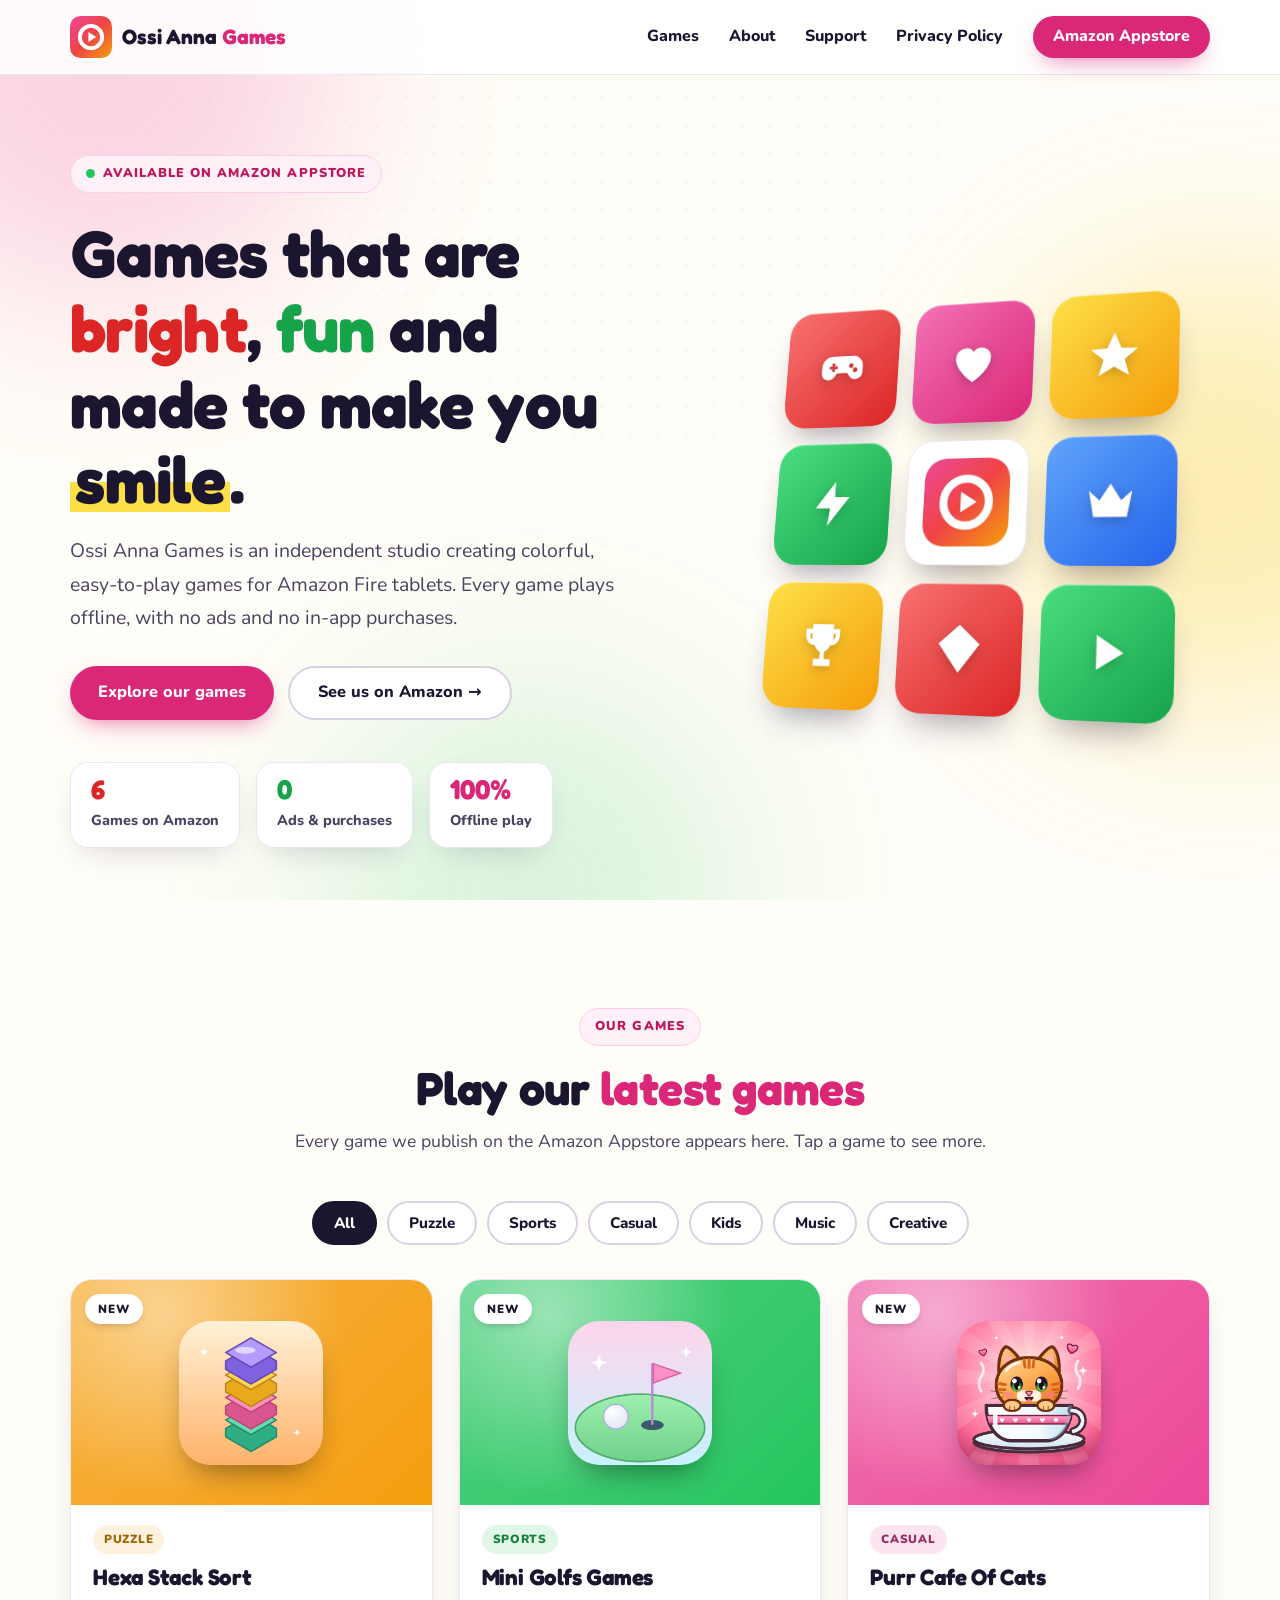
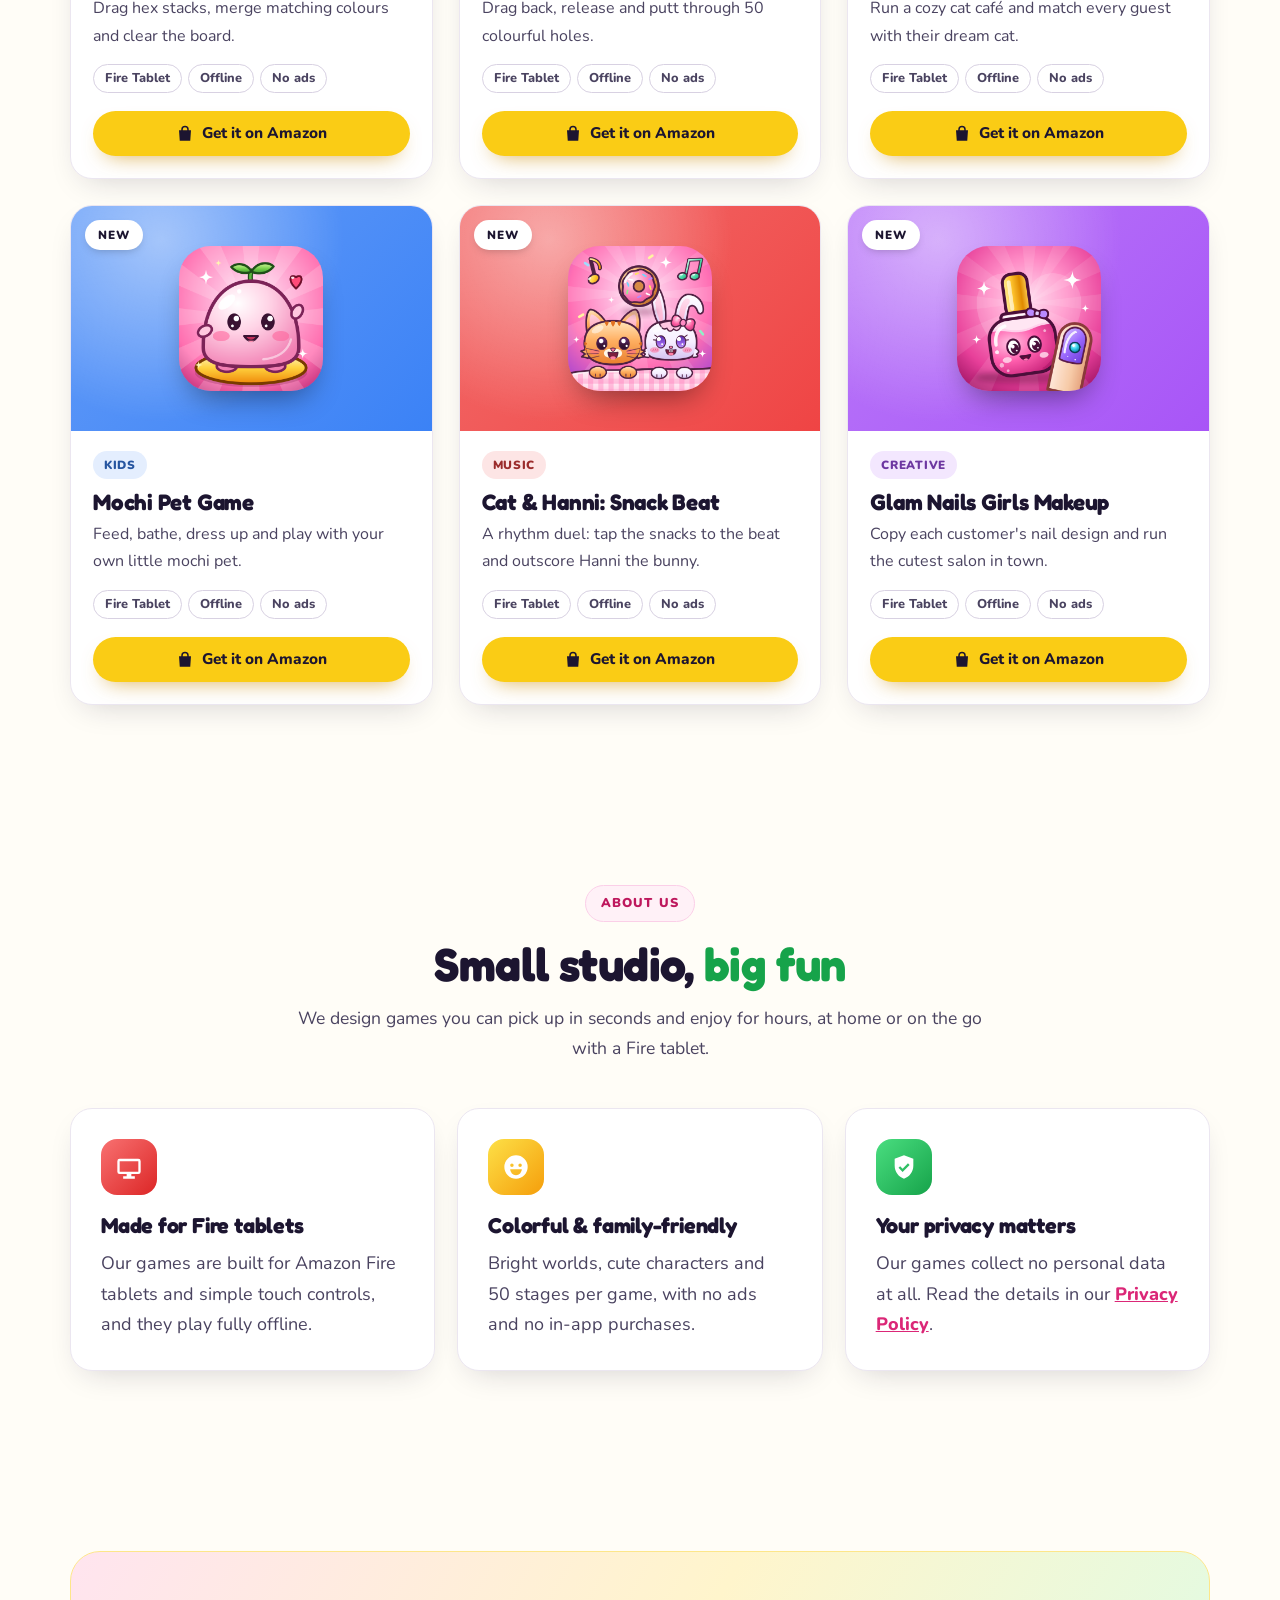
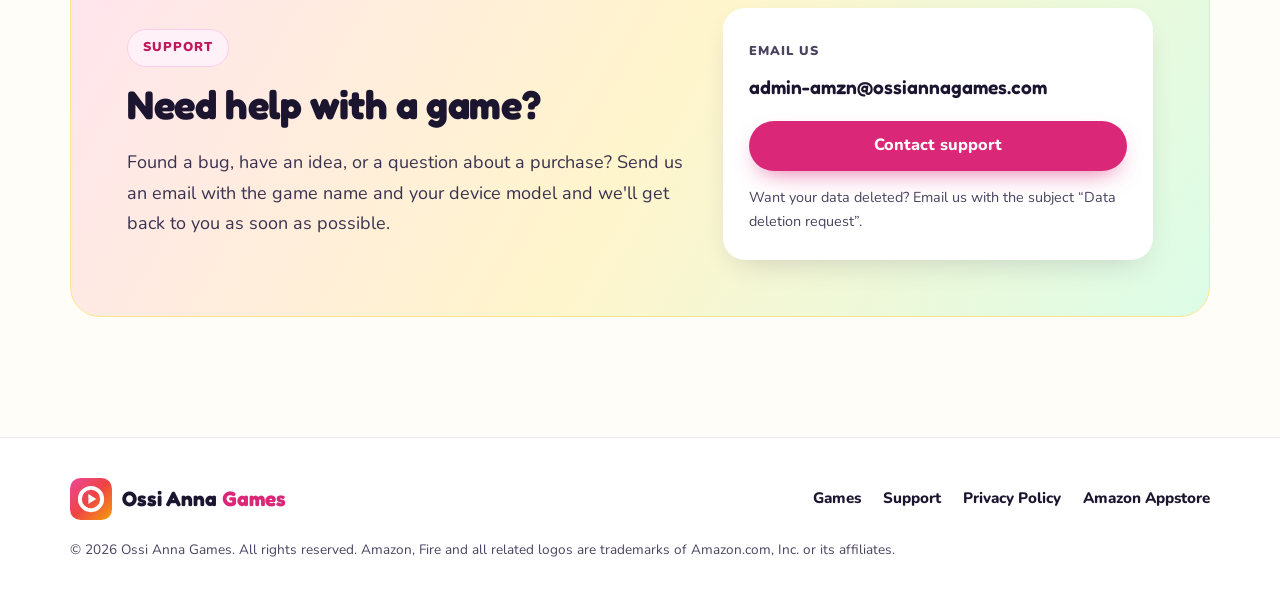
<file: index.html>
<!doctype html>
<html lang="en">
<head>
  <meta charset="utf-8">
  <meta name="viewport" content="width=device-width, initial-scale=1">
  <title>Ossi Anna Games — Colorful games for Amazon Fire devices</title>
  <meta name="description" content="Ossi Anna Games is an independent game studio publishing bright, fun and easy-to-play games on the Amazon Appstore for Fire tablets. Offline, no ads, no in-app purchases.">
  <meta name="theme-color" content="#ffffff">
  <link rel="canonical" href="https://ossiannagames.com/">
  <link rel="icon" href="assets/img/logo.svg" type="image/svg+xml">
  <meta property="og:type" content="website">
  <meta property="og:site_name" content="Ossi Anna Games">
  <meta property="og:title" content="Ossi Anna Games">
  <meta property="og:description" content="Bright, fun and easy-to-play games on the Amazon Appstore.">
  <meta property="og:url" content="https://ossiannagames.com/">
  <link rel="preconnect" href="https://fonts.googleapis.com">
  <link rel="preconnect" href="https://fonts.gstatic.com" crossorigin>
  <link href="https://fonts.googleapis.com/css2?family=Fredoka:wght@500;600;700&family=Nunito:wght@400;600;700;800;900&display=swap" rel="stylesheet">
  <link rel="stylesheet" href="assets/css/style.css">
</head>
<body>
  <div class="bg-fx" aria-hidden="true">
    <span class="blob b1"></span><span class="blob b2"></span><span class="blob b3"></span>
    <div class="grid-fx"></div>
  </div>

  <header class="site-header">
    <div class="container nav">
      <a class="brand" href="index.html" aria-label="Ossi Anna Games home">
        <img src="assets/img/logo.svg" alt="" width="40" height="40">
        <span>Ossi Anna <b>Games</b></span>
      </a>
      <button class="nav-toggle" type="button" aria-label="Menu" aria-expanded="false"><span></span><span></span><span></span></button>
      <nav class="nav-links" aria-label="Main">
        <a href="#games">Games</a>
        <a href="#about">About</a>
        <a href="#support">Support</a>
        <a href="privacy-policy.html">Privacy Policy</a>
        <a class="btn btn-grad btn-sm" data-amazon-store href="https://www.amazon.com/appstore" target="_blank" rel="noopener">Amazon Appstore</a>
      </nav>
    </div>
  </header>

  <main>
    <!-- HERO -->
    <section class="hero">
      <div class="container hero-grid">
        <div class="hero-copy">
          <span class="eyebrow"><span class="dot"></span> Available on Amazon Appstore</span>
          <h1>Games that are <span class="c-red">bright</span>, <span class="c-green">fun</span> and made to make you <span class="marker">smile</span>.</h1>
          <p class="lead">Ossi Anna Games is an independent studio creating colorful, easy-to-play games for Amazon Fire tablets. Every game plays offline, with no ads and no in-app purchases.</p>
          <div class="hero-cta">
            <a href="#games" class="btn btn-grad">Explore our games</a>
            <a href="https://www.amazon.com/appstore" data-amazon-store class="btn btn-ghost" target="_blank" rel="noopener">See us on Amazon &rarr;</a>
          </div>
          <ul class="stats">
            <li><strong data-stat="games">Soon</strong><span>Games on Amazon</span></li>
            <li><strong>0</strong><span>Ads &amp; purchases</span></li>
            <li><strong>100%</strong><span>Offline play</span></li>
          </ul>
        </div>

        <div class="hero-art" aria-hidden="true">
          <div class="tiles">
            <div class="tile"><svg viewBox="0 0 24 24"><path fill-rule="evenodd" d="M7 6h10a5 5 0 0 1 5 5v2.5a3.5 3.5 0 0 1-6.3 2.1L14.5 14h-5l-1.2 1.6A3.5 3.5 0 0 1 2 13.5V11a5 5 0 0 1 5-5zm0 3.2v1.3H5.7v1.4H7v1.3h1.4v-1.3h1.3v-1.4H8.4V9.2H7zm9.3.3a1.1 1.1 0 1 0 0 2.2 1.1 1.1 0 0 0 0-2.2zm2 2a1.1 1.1 0 1 0 0 2.2 1.1 1.1 0 0 0 0-2.2z"/></svg></div>
            <div class="tile"><svg viewBox="0 0 24 24"><path d="M12 21s-8-5.3-8-11a4.5 4.5 0 0 1 8-2.8A4.5 4.5 0 0 1 20 10c0 5.7-8 11-8 11z"/></svg></div>
            <div class="tile"><svg viewBox="0 0 24 24"><polygon points="12,2 15,9 22,9.3 16.5,14 18.5,21 12,17 5.5,21 7.5,14 2,9.3 9,9"/></svg></div>
            <div class="tile"><svg viewBox="0 0 24 24"><polygon points="13,2 4,14 11,14 10,22 20,9 13,9"/></svg></div>
            <div class="tile"><img src="assets/img/logo.svg" alt=""></div>
            <div class="tile"><svg viewBox="0 0 24 24"><polygon points="3,8 7.5,12 12,5 16.5,12 21,8 19,19 5,19"/></svg></div>
            <div class="tile"><svg viewBox="0 0 24 24"><path d="M7 3h10v2h3v3a4 4 0 0 1-4 4h-.3A5 5 0 0 1 13 14.9V18h3v3H8v-3h3v-3.1A5 5 0 0 1 8.3 12H8a4 4 0 0 1-4-4V5h3V3zm-1 4v1a2 2 0 0 0 1 1.7V7H6zm11 0v2.7A2 2 0 0 0 18 8V7h-1z"/></svg></div>
            <div class="tile"><svg viewBox="0 0 24 24"><polygon points="12,2 21,10 12,22 3,10"/></svg></div>
            <div class="tile"><svg viewBox="0 0 24 24"><polygon points="8,5 19,12 8,19"/></svg></div>
          </div>
        </div>
      </div>
    </section>

    <!-- GAMES -->
    <section id="games" class="section">
      <div class="container">
        <div class="section-head reveal">
          <span class="eyebrow">Our games</span>
          <h2>Play our <span class="c-pink">latest games</span></h2>
          <p>Every game we publish on the Amazon Appstore appears here. Tap a game to see more.</p>
        </div>
        <div class="filters" id="filters"></div>
        <div class="games-grid" id="games-grid"></div>
        <p class="empty-note" id="games-empty" hidden>Our first games are on their way to the Amazon Appstore. Check back soon!</p>
      </div>
    </section>

    <!-- ABOUT -->
    <section id="about" class="section">
      <div class="container">
        <div class="section-head reveal">
          <span class="eyebrow">About us</span>
          <h2>Small studio, <span class="c-green">big fun</span></h2>
          <p>We design games you can pick up in seconds and enjoy for hours, at home or on the go with a Fire tablet.</p>
        </div>
        <div class="features">
          <div class="feature reveal">
            <div class="ic ic-red"><svg viewBox="0 0 24 24"><path d="M4 5h16a2 2 0 0 1 2 2v9a2 2 0 0 1-2 2h-6v2h3v2H7v-2h3v-2H4a2 2 0 0 1-2-2V7a2 2 0 0 1 2-2zm0 2v9h16V7H4z"/></svg></div>
            <h3>Made for Fire tablets</h3>
            <p>Our games are built for Amazon Fire tablets and simple touch controls, and they play fully offline.</p>
          </div>
          <div class="feature reveal">
            <div class="ic ic-yellow"><svg viewBox="0 0 24 24"><path d="M12 2a10 10 0 1 0 0 20 10 10 0 0 0 0-20zm-3.5 7a1.5 1.5 0 1 1 0 3 1.5 1.5 0 0 1 0-3zm7 0a1.5 1.5 0 1 1 0 3 1.5 1.5 0 0 1 0-3zM7 14h10a5 5 0 0 1-10 0z"/></svg></div>
            <h3>Colorful &amp; family-friendly</h3>
            <p>Bright worlds, cute characters and 50 stages per game, with no ads and no in-app purchases.</p>
          </div>
          <div class="feature reveal">
            <div class="ic ic-green"><svg viewBox="0 0 24 24"><path d="M12 2 4 5v6c0 5 3.4 9.7 8 11 4.6-1.3 8-6 8-11V5l-8-3zm-1.2 14.2-3.5-3.5 1.4-1.4 2.1 2.1 4.6-4.6 1.4 1.4-6 6z"/></svg></div>
            <h3>Your privacy matters</h3>
            <p>Our games collect no personal data at all. Read the details in our <a href="privacy-policy.html">Privacy Policy</a>.</p>
          </div>
        </div>
      </div>
    </section>

    <!-- SUPPORT -->
    <section id="support" class="section">
      <div class="container">
        <div class="support-box reveal">
          <div>
            <span class="eyebrow">Support</span>
            <h2>Need help with a game?</h2>
            <p>Found a bug, have an idea, or a question about a purchase? Send us an email with the game name and your device model and we'll get back to you as soon as possible.</p>
          </div>
          <div class="contact-card">
            <span class="label">Email us</span>
            <a class="email" data-email href="mailto:admin-amzn@ossiannagames.com">admin-amzn@ossiannagames.com</a>
            <a class="btn btn-grad" data-mailto="Support request" href="mailto:admin-amzn@ossiannagames.com">Contact support</a>
            <small>Want your data deleted? Email us with the subject “Data deletion request”.</small>
          </div>
        </div>
      </div>
    </section>
  </main>

  <footer class="site-footer">
    <div class="container">
      <div class="footer-grid">
        <a class="brand" href="index.html"><img src="assets/img/logo.svg" alt="" width="32" height="32"><span>Ossi Anna <b>Games</b></span></a>
        <nav class="footer-links" aria-label="Footer">
          <a href="#games">Games</a>
          <a href="#support">Support</a>
          <a href="privacy-policy.html">Privacy Policy</a>
          <a data-amazon-store href="https://www.amazon.com/appstore" target="_blank" rel="noopener">Amazon Appstore</a>
        </nav>
      </div>
      <p class="footer-note">&copy; <span data-year>2026</span> Ossi Anna Games. All rights reserved. Amazon, Fire and all related logos are trademarks of Amazon.com, Inc. or its affiliates.</p>
    </div>
  </footer>

  <dialog class="modal" id="game-modal" aria-label="Game details"><div class="modal-card"></div></dialog>

  <script src="assets/js/games.js"></script>
  <script src="assets/js/main.js"></script>
</body>
</html>
</file>
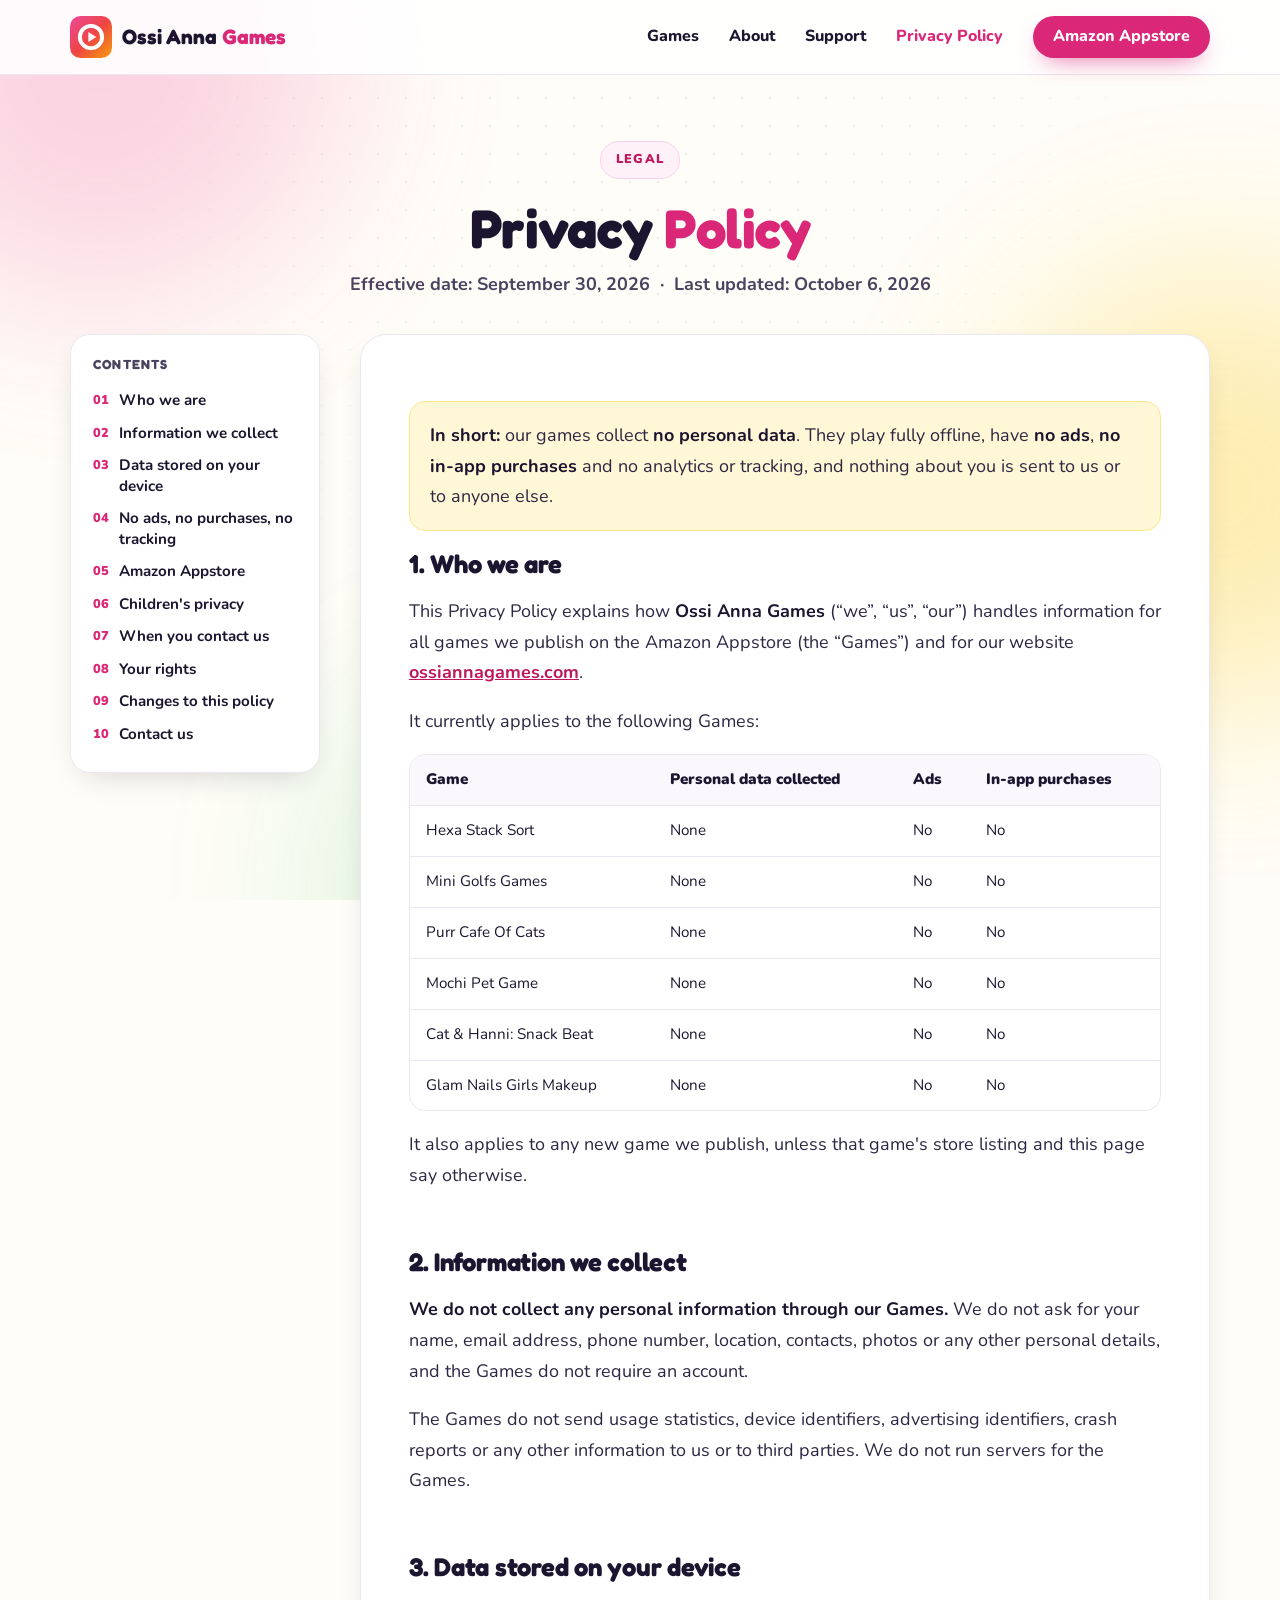
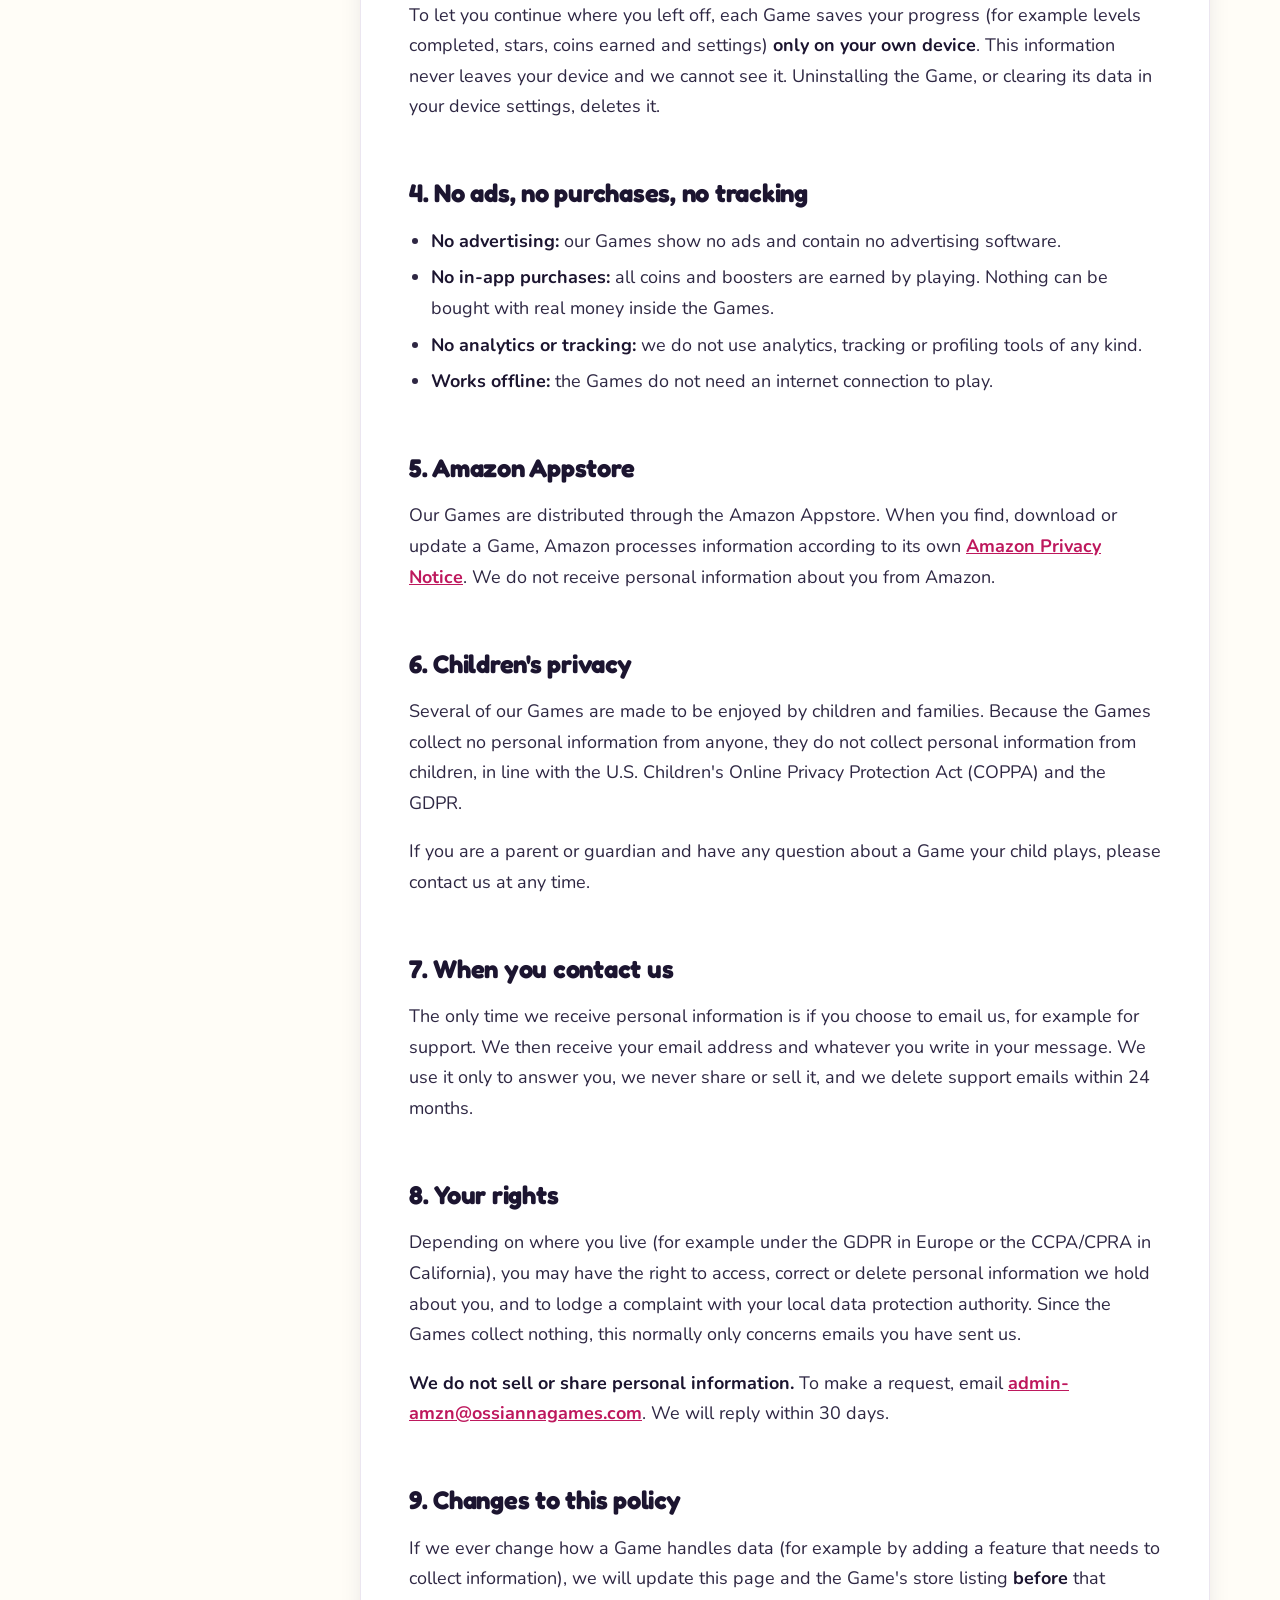
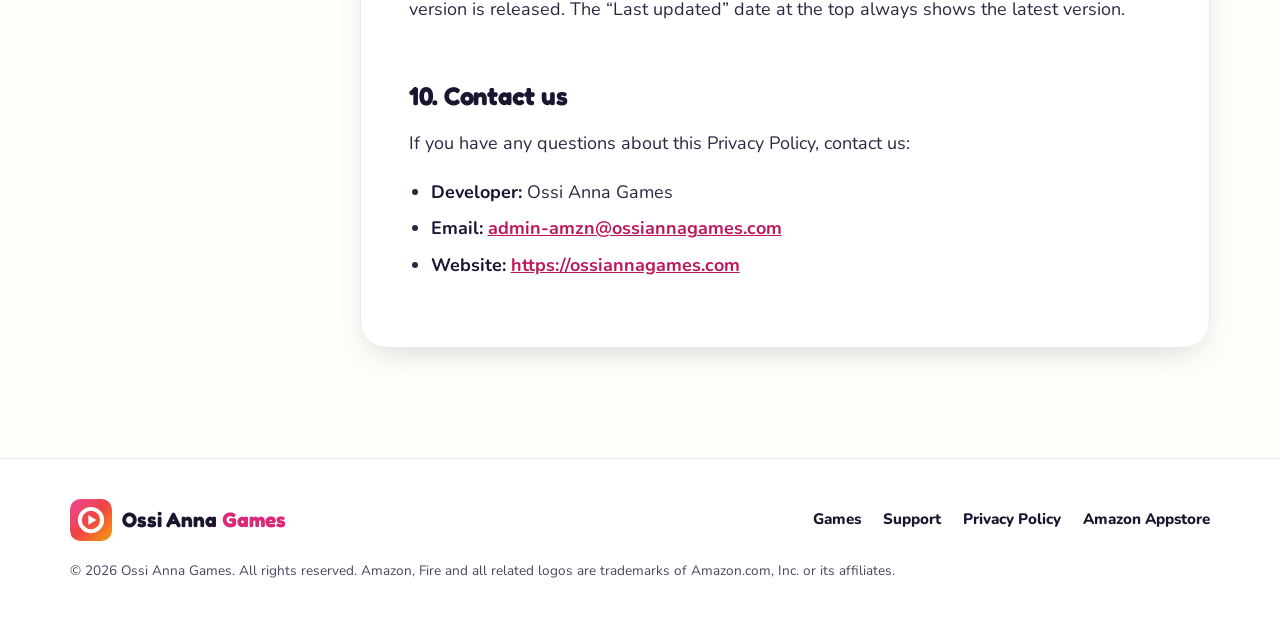
<file: privacy-policy.html>
<!doctype html>
<html lang="en">
<head>
  <meta charset="utf-8">
  <meta name="viewport" content="width=device-width, initial-scale=1">
  <title>Privacy Policy — Ossi Anna Games</title>
  <meta name="description" content="Privacy Policy for all games and apps published by Ossi Anna Games on the Amazon Appstore.">
  <meta name="theme-color" content="#ffffff">
  <link rel="canonical" href="https://ossiannagames.com/privacy-policy.html">
  <link rel="icon" href="assets/img/logo.svg" type="image/svg+xml">
  <link rel="preconnect" href="https://fonts.googleapis.com">
  <link rel="preconnect" href="https://fonts.gstatic.com" crossorigin>
  <link href="https://fonts.googleapis.com/css2?family=Fredoka:wght@500;600;700&family=Nunito:wght@400;600;700;800;900&display=swap" rel="stylesheet">
  <link rel="stylesheet" href="assets/css/style.css">
</head>
<body>
  <div class="bg-fx" aria-hidden="true">
    <span class="blob b1"></span><span class="blob b2"></span><span class="blob b3"></span>
    <div class="grid-fx"></div>
  </div>

  <header class="site-header">
    <div class="container nav">
      <a class="brand" href="index.html" aria-label="Ossi Anna Games home">
        <img src="assets/img/logo.svg" alt="" width="40" height="40">
        <span>Ossi Anna <b>Games</b></span>
      </a>
      <button class="nav-toggle" type="button" aria-label="Menu" aria-expanded="false"><span></span><span></span><span></span></button>
      <nav class="nav-links" aria-label="Main">
        <a href="index.html#games">Games</a>
        <a href="index.html#about">About</a>
        <a href="index.html#support">Support</a>
        <a href="privacy-policy.html" aria-current="page">Privacy Policy</a>
        <a class="btn btn-grad btn-sm" data-amazon-store href="https://www.amazon.com/appstore" target="_blank" rel="noopener">Amazon Appstore</a>
      </nav>
    </div>
  </header>

  <main>
    <section class="page-hero">
      <div class="container">
        <span class="eyebrow">Legal</span>
        <h1>Privacy <span class="c-pink">Policy</span></h1>
        <p>Effective date: September 30, 2026 &nbsp;·&nbsp; Last updated: October 6, 2026</p>
      </div>
    </section>

    <div class="container policy-layout">
      <aside class="toc" aria-label="Contents">
        <h4>Contents</h4>
        <ol>
          <li><a href="#intro">Who we are</a></li>
          <li><a href="#collect">Information we collect</a></li>
          <li><a href="#device">Data stored on your device</a></li>
          <li><a href="#ads">No ads, no purchases, no tracking</a></li>
          <li><a href="#amazon">Amazon Appstore</a></li>
          <li><a href="#children">Children's privacy</a></li>
          <li><a href="#support">When you contact us</a></li>
          <li><a href="#rights">Your rights</a></li>
          <li><a href="#changes">Changes to this policy</a></li>
          <li><a href="#contact">Contact us</a></li>
        </ol>
      </aside>

      <article class="policy">
        <div class="callout">
          <p><strong>In short:</strong> our games collect <strong>no personal data</strong>. They play fully offline, have <strong>no ads</strong>, <strong>no in-app purchases</strong> and no analytics or tracking, and nothing about you is sent to us or to anyone else.</p>
        </div>

        <h2 id="intro">1. Who we are</h2>
        <p>This Privacy Policy explains how <strong>Ossi Anna Games</strong> (“we”, “us”, “our”) handles information for all games we publish on the Amazon Appstore (the “Games”) and for our website <a href="https://ossiannagames.com">ossiannagames.com</a>.</p>
        <p>It currently applies to the following Games:</p>
        <div class="table-wrap">
          <table>
            <thead><tr><th>Game</th><th>Personal data collected</th><th>Ads</th><th>In-app purchases</th></tr></thead>
            <tbody>
              <tr><td>Hexa Stack Sort</td><td>None</td><td>No</td><td>No</td></tr>
              <tr><td>Mini Golfs Games</td><td>None</td><td>No</td><td>No</td></tr>
              <tr><td>Purr Cafe Of Cats</td><td>None</td><td>No</td><td>No</td></tr>
              <tr><td>Mochi Pet Game</td><td>None</td><td>No</td><td>No</td></tr>
              <tr><td>Cat &amp; Hanni: Snack Beat</td><td>None</td><td>No</td><td>No</td></tr>
              <tr><td>Glam Nails Girls Makeup</td><td>None</td><td>No</td><td>No</td></tr>
            </tbody>
          </table>
        </div>
        <p>It also applies to any new game we publish, unless that game's store listing and this page say otherwise.</p>

        <h2 id="collect">2. Information we collect</h2>
        <p><strong>We do not collect any personal information through our Games.</strong> We do not ask for your name, email address, phone number, location, contacts, photos or any other personal details, and the Games do not require an account.</p>
        <p>The Games do not send usage statistics, device identifiers, advertising identifiers, crash reports or any other information to us or to third parties. We do not run servers for the Games.</p>

        <h2 id="device">3. Data stored on your device</h2>
        <p>To let you continue where you left off, each Game saves your progress (for example levels completed, stars, coins earned and settings) <strong>only on your own device</strong>. This information never leaves your device and we cannot see it. Uninstalling the Game, or clearing its data in your device settings, deletes it.</p>

        <h2 id="ads">4. No ads, no purchases, no tracking</h2>
        <ul>
          <li><strong>No advertising:</strong> our Games show no ads and contain no advertising software.</li>
          <li><strong>No in-app purchases:</strong> all coins and boosters are earned by playing. Nothing can be bought with real money inside the Games.</li>
          <li><strong>No analytics or tracking:</strong> we do not use analytics, tracking or profiling tools of any kind.</li>
          <li><strong>Works offline:</strong> the Games do not need an internet connection to play.</li>
        </ul>

        <h2 id="amazon">5. Amazon Appstore</h2>
        <p>Our Games are distributed through the Amazon Appstore. When you find, download or update a Game, Amazon processes information according to its own <a href="https://www.amazon.com/privacy" target="_blank" rel="noopener">Amazon Privacy Notice</a>. We do not receive personal information about you from Amazon.</p>

        <h2 id="children">6. Children's privacy</h2>
        <p>Several of our Games are made to be enjoyed by children and families. Because the Games collect no personal information from anyone, they do not collect personal information from children, in line with the U.S. Children's Online Privacy Protection Act (COPPA) and the GDPR.</p>
        <p>If you are a parent or guardian and have any question about a Game your child plays, please contact us at any time.</p>

        <h2 id="support">7. When you contact us</h2>
        <p>The only time we receive personal information is if you choose to email us, for example for support. We then receive your email address and whatever you write in your message. We use it only to answer you, we never share or sell it, and we delete support emails within 24 months.</p>

        <h2 id="rights">8. Your rights</h2>
        <p>Depending on where you live (for example under the GDPR in Europe or the CCPA/CPRA in California), you may have the right to access, correct or delete personal information we hold about you, and to lodge a complaint with your local data protection authority. Since the Games collect nothing, this normally only concerns emails you have sent us.</p>
        <p><strong>We do not sell or share personal information.</strong> To make a request, email <a data-email href="mailto:admin-amzn@ossiannagames.com">admin-amzn@ossiannagames.com</a>. We will reply within 30 days.</p>

        <h2 id="changes">9. Changes to this policy</h2>
        <p>If we ever change how a Game handles data (for example by adding a feature that needs to collect information), we will update this page and the Game's store listing <strong>before</strong> that version is released. The “Last updated” date at the top always shows the latest version.</p>

        <h2 id="contact">10. Contact us</h2>
        <p>If you have any questions about this Privacy Policy, contact us:</p>
        <ul>
          <li><strong>Developer:</strong> Ossi Anna Games</li>
          <li><strong>Email:</strong> <a data-email href="mailto:admin-amzn@ossiannagames.com">admin-amzn@ossiannagames.com</a></li>
          <li><strong>Website:</strong> <a href="https://ossiannagames.com">https://ossiannagames.com</a></li>
        </ul>
      </article>
    </div>
  </main>

  <footer class="site-footer">
    <div class="container">
      <div class="footer-grid">
        <a class="brand" href="index.html"><img src="assets/img/logo.svg" alt="" width="32" height="32"><span>Ossi Anna <b>Games</b></span></a>
        <nav class="footer-links" aria-label="Footer">
          <a href="index.html#games">Games</a>
          <a href="index.html#support">Support</a>
          <a href="privacy-policy.html">Privacy Policy</a>
          <a data-amazon-store href="https://www.amazon.com/appstore" target="_blank" rel="noopener">Amazon Appstore</a>
        </nav>
      </div>
      <p class="footer-note">&copy; <span data-year>2026</span> Ossi Anna Games. All rights reserved. Amazon, Fire and all related logos are trademarks of Amazon.com, Inc. or its affiliates.</p>
    </div>
  </footer>

  <script src="assets/js/games.js"></script>
  <script src="assets/js/main.js"></script>
</body>
</html>
</file>
<file: assets/css/style.css>
/* =========================================================
   Ossi Anna Games — main stylesheet (light, colorful theme)
   ========================================================= */
:root {
  --bg: #fffdf7;
  --surface: #ffffff;
  --line: #ebe6f0;
  --line-strong: #d8d1e2;
  --text: #1c1530;
  --muted: #4a4360;
  --red: #ef4444;
  --red-d: #dc2626;
  --yellow: #facc15;
  --orange: #f59e0b;
  --green: #22c55e;
  --green-d: #16a34a;
  --pink: #ec4899;
  --pink-d: #db2777;
  --blue: #3b82f6;
  --shadow: 0 12px 32px -14px rgba(28, 21, 48, .22);
  --radius: 22px;
  --maxw: 1180px;
}

*, *::before, *::after { box-sizing: border-box; }
html { scroll-behavior: smooth; -webkit-text-size-adjust: 100%; }
body {
  margin: 0;
  background: var(--bg);
  color: var(--text);
  font-family: "Nunito", system-ui, -apple-system, "Segoe UI", Roboto, sans-serif;
  font-size: 18px;
  line-height: 1.7;
  overflow-x: hidden;
}
img { max-width: 100%; display: block; }
a { color: inherit; }
h1, h2, h3, h4 {
  font-family: "Fredoka", "Nunito", sans-serif;
  line-height: 1.15;
  margin: 0 0 .5em;
  letter-spacing: -0.01em;
  color: var(--text);
}
.container { width: 100%; max-width: var(--maxw); margin: 0 auto; padding: 0 20px; }

/* colored words */
.c-red { color: var(--red-d); }
.c-green { color: var(--green-d); }
.c-pink { color: var(--pink-d); }
.c-blue { color: #2563eb; }
.marker {
  background: linear-gradient(transparent 55%, #fde047 55%, #fde047 92%, transparent 92%);
  padding: 0 .08em;
}

/* ---------- background effects ---------- */
.bg-fx { position: fixed; inset: 0; z-index: -1; overflow: hidden; pointer-events: none; }
.blob { position: absolute; border-radius: 50%; filter: blur(90px); opacity: .22; animation: drift 24s ease-in-out infinite alternate; }
.b1 { width: 480px; height: 480px; background: var(--pink); top: -180px; left: -140px; }
.b2 { width: 440px; height: 440px; background: var(--yellow); top: 30%; right: -160px; opacity: .3; animation-delay: -8s; }
.b3 { width: 420px; height: 420px; background: var(--green); bottom: -200px; left: 25%; opacity: .16; animation-delay: -16s; }
.grid-fx {
  position: absolute; inset: 0;
  background-image: radial-gradient(rgba(28, 21, 48, .07) 1.5px, transparent 1.5px);
  background-size: 28px 28px;
  -webkit-mask-image: radial-gradient(ellipse at 50% 0%, #000 20%, transparent 70%);
  mask-image: radial-gradient(ellipse at 50% 0%, #000 20%, transparent 70%);
}
@keyframes drift { to { transform: translate(60px, 40px) scale(1.1); } }

/* ---------- header ---------- */
.site-header {
  position: sticky; top: 0; z-index: 50;
  background: rgba(255, 255, 255, .88);
  -webkit-backdrop-filter: blur(12px);
  backdrop-filter: blur(12px);
  border-bottom: 1px solid var(--line);
}
.nav { display: flex; align-items: center; justify-content: space-between; height: 74px; }
.brand {
  display: flex; align-items: center; gap: 10px;
  text-decoration: none; font-family: "Fredoka", sans-serif; font-weight: 700; font-size: 1.3rem;
  white-space: nowrap; color: var(--text);
}
.brand img { width: 42px; height: 42px; }
.brand b { font-weight: 700; color: var(--pink-d); }
.nav-links { display: flex; align-items: center; gap: 30px; }
.nav-links a { text-decoration: none; color: var(--text); font-weight: 800; font-size: 1rem; transition: color .2s; }
.nav-links a:hover, .nav-links a[aria-current="page"] { color: var(--pink-d); }
.nav-links a.btn { color: #fff; }
.nav-toggle {
  display: none; flex-direction: column; justify-content: center; gap: 5px;
  width: 46px; height: 46px; padding: 0 12px; border-radius: 12px;
  background: #fff; border: 2px solid var(--line-strong); cursor: pointer;
}
.nav-toggle span { display: block; height: 2.5px; background: var(--text); border-radius: 2px; transition: transform .25s, opacity .25s; }
.nav-toggle[aria-expanded="true"] span:nth-child(1) { transform: translateY(7.5px) rotate(45deg); }
.nav-toggle[aria-expanded="true"] span:nth-child(2) { opacity: 0; }
.nav-toggle[aria-expanded="true"] span:nth-child(3) { transform: translateY(-7.5px) rotate(-45deg); }

@media (max-width: 860px) {
  .nav-toggle { display: flex; }
  .nav-links {
    display: none; position: absolute; top: 74px; left: 0; right: 0;
    flex-direction: column; align-items: stretch; gap: 0;
    padding: 8px 20px 22px; background: #fff; border-bottom: 1px solid var(--line);
    box-shadow: var(--shadow);
  }
  .nav-links.open { display: flex; }
  .nav-links a { padding: 14px 0; border-bottom: 1px solid var(--line); font-size: 1.05rem; }
  .nav-links a.btn { margin-top: 14px; border-bottom: 0; }
}

/* ---------- buttons ---------- */
.btn {
  display: inline-flex; align-items: center; justify-content: center; gap: 8px;
  padding: 15px 28px; border-radius: 999px; border: 0; cursor: pointer;
  font-family: inherit; font-weight: 800; font-size: 1.02rem; line-height: 1.2; text-decoration: none;
  transition: transform .2s, box-shadow .2s, background .2s, border-color .2s;
}
.btn:hover { transform: translateY(-2px); }
.btn svg { width: 18px; height: 18px; flex: none; }
.btn-grad { background: var(--pink-d); color: #fff; box-shadow: 0 10px 24px -10px rgba(219, 39, 119, .7); }
.btn-grad:hover { background: #be185d; }
.btn-ghost { background: #fff; color: var(--text); border: 2px solid var(--line-strong); }
.btn-ghost:hover { border-color: var(--text); }
.btn-amazon { background: var(--yellow); color: var(--text); box-shadow: 0 10px 22px -12px rgba(202, 138, 4, .8); }
.btn-amazon:hover { background: #fbbf24; }
.btn-sm { padding: 11px 20px; font-size: .95rem; }
.btn[disabled], .btn.is-disabled { opacity: .6; cursor: not-allowed; transform: none; box-shadow: none; }

.eyebrow {
  display: inline-flex; align-items: center; gap: 8px;
  padding: 7px 15px; border-radius: 999px;
  background: #fff1f7; border: 1.5px solid #fbcfe8;
  color: #be185d; font-weight: 900; font-size: .8rem; letter-spacing: .08em; text-transform: uppercase;
}
.dot { width: 9px; height: 9px; border-radius: 50%; background: var(--green); animation: pulse 2s infinite; }
@keyframes pulse {
  0% { box-shadow: 0 0 0 0 rgba(34, 197, 94, .6); }
  70% { box-shadow: 0 0 0 9px rgba(34, 197, 94, 0); }
  100% { box-shadow: 0 0 0 0 rgba(34, 197, 94, 0); }
}

/* ---------- hero ---------- */
.hero { padding: 80px 0 70px; }
.hero-grid { display: grid; grid-template-columns: 1.1fr .9fr; gap: 56px; align-items: center; }
.hero h1 { font-size: clamp(2.4rem, 5.4vw, 4.1rem); font-weight: 700; margin: 22px 0 18px; }
.lead { font-size: 1.22rem; color: var(--muted); max-width: 560px; margin: 0; }
.hero-cta { display: flex; flex-wrap: wrap; gap: 14px; margin: 32px 0 42px; }
.stats { list-style: none; padding: 0; margin: 0; display: flex; gap: 16px; flex-wrap: wrap; }
.stats li {
  background: #fff; border: 1px solid var(--line); border-radius: 18px;
  padding: 12px 20px; box-shadow: var(--shadow); min-width: 120px;
}
.stats strong { display: block; font-family: "Fredoka", sans-serif; font-size: 1.7rem; font-weight: 700; line-height: 1.1; }
.stats li:nth-child(1) strong { color: var(--red-d); }
.stats li:nth-child(2) strong { color: var(--green-d); }
.stats li:nth-child(3) strong { color: var(--pink-d); }
.stats span { color: var(--muted); font-size: .9rem; font-weight: 800; }

.hero-art { display: flex; justify-content: center; perspective: 1200px; }
.tiles {
  display: grid; grid-template-columns: repeat(3, 1fr); gap: 18px;
  width: min(100%, 420px);
  transform: rotateX(12deg) rotateY(-18deg) rotateZ(3deg);
}
.tile {
  aspect-ratio: 1; border-radius: 26px; display: grid; place-items: center;
  box-shadow: 0 20px 34px -16px rgba(28, 21, 48, .45), inset 0 1px 0 rgba(255,255,255,.45);
  animation: float 6s ease-in-out infinite;
}
.tile svg { width: 44%; height: 44%; fill: #fff; filter: drop-shadow(0 3px 6px rgba(0,0,0,.2)); }
.tile img { width: 72%; height: 72%; border-radius: 20px; }
.tile:nth-child(1) { background: linear-gradient(135deg, #f87171, #dc2626); animation-delay: 0s; }
.tile:nth-child(2) { background: linear-gradient(135deg, #f472b6, #db2777); animation-delay: -1s; }
.tile:nth-child(3) { background: linear-gradient(135deg, #fde047, #f59e0b); animation-delay: -2s; }
.tile:nth-child(4) { background: linear-gradient(135deg, #4ade80, #16a34a); animation-delay: -3s; }
.tile:nth-child(5) { background: #fff; border: 1px solid var(--line); animation-delay: -1.5s; }
.tile:nth-child(6) { background: linear-gradient(135deg, #60a5fa, #2563eb); animation-delay: -4s; }
.tile:nth-child(7) { background: linear-gradient(135deg, #fde047, #f59e0b); animation-delay: -2.5s; }
.tile:nth-child(8) { background: linear-gradient(135deg, #f87171, #dc2626); animation-delay: -3.5s; }
.tile:nth-child(9) { background: linear-gradient(135deg, #4ade80, #16a34a); animation-delay: -.5s; }
@keyframes float { 0%, 100% { transform: translateY(0); } 50% { transform: translateY(-12px); } }

@media (max-width: 920px) {
  .hero { padding-top: 52px; }
  .hero-grid { grid-template-columns: 1fr; gap: 48px; }
  .tiles { width: min(78%, 330px); gap: 14px; }
  .tile { border-radius: 20px; }
}

/* ---------- sections ---------- */
.section { padding: 90px 0; }
.section-head { text-align: center; max-width: 700px; margin: 0 auto 44px; }
.section-head h2 { font-size: clamp(2rem, 3.8vw, 2.9rem); margin: 16px 0 12px; }
.section-head p { color: var(--muted); margin: 0; font-size: 1.1rem; }

/* ---------- filters ---------- */
.filters { display: flex; flex-wrap: wrap; justify-content: center; gap: 10px; margin-bottom: 34px; }
.filters:empty { display: none; }
.chip {
  padding: 10px 20px; border-radius: 999px; cursor: pointer;
  border: 2px solid var(--line-strong); background: #fff;
  color: var(--text); font-family: inherit; font-weight: 800; font-size: .95rem;
  transition: background .2s, color .2s, border-color .2s;
}
.chip:hover { border-color: var(--text); }
.chip.active { color: #fff; background: var(--text); border-color: var(--text); }

/* ---------- game cards ---------- */
.games-grid { display: grid; grid-template-columns: repeat(auto-fill, minmax(270px, 1fr)); gap: 26px; }
.game-card {
  --accent: #ec4899;
  position: relative; display: flex; flex-direction: column; overflow: hidden;
  background: #fff; border: 1px solid var(--line); border-radius: var(--radius);
  box-shadow: var(--shadow); cursor: pointer;
  transition: transform .3s, border-color .3s, box-shadow .3s;
}
.game-card:hover {
  transform: translateY(-6px);
  border-color: var(--accent);
  box-shadow: 0 24px 44px -20px color-mix(in srgb, var(--accent) 70%, transparent);
}
.game-card:focus-visible { outline: 3px solid var(--accent); outline-offset: 3px; }
.game-cover {
  position: relative; aspect-ratio: 16 / 10; display: grid; place-items: center; overflow: hidden;
  background:
    radial-gradient(circle at 25% 15%, rgba(255,255,255,.45), transparent 55%),
    linear-gradient(135deg, color-mix(in srgb, var(--accent) 80%, #fff), var(--accent));
}
.game-cover .banner { position: absolute; inset: 0; width: 100%; height: 100%; object-fit: cover; }
.game-cover .icon {
  position: relative; width: 40%; aspect-ratio: 1; border-radius: 22%; object-fit: cover;
  box-shadow: 0 16px 30px -12px rgba(0,0,0,.45);
  transition: transform .4s;
}
.game-cover .initials {
  position: relative; width: 40%; aspect-ratio: 1; border-radius: 22%;
  display: grid; place-items: center;
  font-family: "Fredoka", sans-serif; font-weight: 700; font-size: clamp(1.8rem, 4vw, 2.6rem); color: #fff;
  text-shadow: 0 2px 6px rgba(0,0,0,.2);
  background: rgba(255,255,255,.25); border: 2px solid rgba(255,255,255,.6);
  box-shadow: 0 16px 30px -12px rgba(0,0,0,.35);
  transition: transform .4s;
}
.game-card:hover .icon, .game-card:hover .initials { transform: scale(1.08) rotate(-3deg); }
.ribbon {
  position: absolute; top: 14px; left: 14px; z-index: 2;
  padding: 5px 13px; border-radius: 999px;
  background: #fff; color: var(--text); font-weight: 900; font-size: .74rem; letter-spacing: .08em;
  box-shadow: 0 4px 10px -4px rgba(0,0,0,.25);
}
.ribbon.soon { background: var(--text); color: #fff; }
.game-body { padding: 20px 22px 22px; display: flex; flex-direction: column; flex: 1; }
.badge {
  align-self: flex-start; margin-bottom: 10px;
  font-size: .74rem; font-weight: 900; letter-spacing: .06em; text-transform: uppercase;
  padding: 4px 11px; border-radius: 999px;
  background: color-mix(in srgb, var(--accent) 14%, #fff);
  color: color-mix(in srgb, var(--accent) 65%, #000);
}
.game-card h3 { font-size: 1.4rem; margin: 0 0 6px; }
.game-card p { color: var(--muted); margin: 0 0 14px; font-size: 1rem; }
.platforms { display: flex; flex-wrap: wrap; gap: 6px; margin-bottom: 18px; }
.platforms span {
  font-size: .8rem; font-weight: 800; color: var(--muted);
  border: 1.5px solid var(--line-strong); padding: 3px 11px; border-radius: 999px;
}
.game-actions { margin-top: auto; display: flex; gap: 10px; }
.game-actions .btn { flex: 1; padding: 13px 14px; font-size: .96rem; }

/* coming-soon placeholder cards */
.game-card.mystery { cursor: default; }
.game-card.mystery:hover { transform: none; box-shadow: var(--shadow); border-color: var(--line); }
.game-card.mystery .game-cover {
  background:
    repeating-linear-gradient(45deg, rgba(255,255,255,.16) 0 14px, transparent 14px 28px),
    linear-gradient(135deg, color-mix(in srgb, var(--accent) 80%, #fff), var(--accent));
}
.game-card.mystery .initials { font-size: 3rem; animation: float 5s ease-in-out infinite; }
.skeleton { height: 12px; border-radius: 6px; background: #efeaf4; margin-bottom: 10px; }
.skeleton.w70 { width: 70%; }
.skeleton.w45 { width: 45%; height: 22px; margin-bottom: 14px; }

.empty-note { text-align: center; color: var(--muted); margin-top: 30px; font-weight: 700; }

/* ---------- features ---------- */
.features { display: grid; grid-template-columns: repeat(3, 1fr); gap: 22px; }
.feature {
  padding: 30px; border-radius: var(--radius);
  background: #fff; border: 1px solid var(--line); box-shadow: var(--shadow);
  transition: transform .3s;
}
.feature:hover { transform: translateY(-4px); }
.feature .ic { width: 56px; height: 56px; border-radius: 16px; display: grid; place-items: center; margin-bottom: 18px; }
.feature .ic svg { width: 28px; height: 28px; fill: #fff; }
.feature h3 { font-size: 1.35rem; }
.feature p { color: var(--muted); margin: 0; }
.feature a { color: var(--pink-d); font-weight: 800; }
.ic-red { background: linear-gradient(135deg, #f87171, #dc2626); }
.ic-yellow { background: linear-gradient(135deg, #fde047, #f59e0b); }
.ic-green { background: linear-gradient(135deg, #4ade80, #16a34a); }
@media (max-width: 860px) { .features { grid-template-columns: 1fr; } }

/* ---------- support box ---------- */
.support-box {
  position: relative; overflow: hidden;
  display: grid; grid-template-columns: 1.3fr 1fr; gap: 36px; align-items: center;
  padding: 56px; border-radius: 30px; border: 1px solid #fde68a;
  background: linear-gradient(120deg, #ffe4ef 0%, #fff5cc 50%, #dcfce7 100%);
}
.support-box h2 { font-size: clamp(1.9rem, 3.4vw, 2.5rem); margin-top: 14px; }
.support-box p { color: #3a3350; margin: 0; }
.contact-card { background: #fff; border-radius: 22px; padding: 26px; box-shadow: var(--shadow); }
.contact-card .label { font-size: .8rem; font-weight: 900; letter-spacing: .08em; text-transform: uppercase; color: var(--muted); }
.contact-card .email {
  display: block; margin: 6px 0 18px; font-family: "Fredoka", sans-serif; font-size: 1.2rem; font-weight: 600;
  word-break: break-all; text-decoration: none; color: var(--text);
}
.contact-card .email:hover { color: var(--pink-d); text-decoration: underline; }
.contact-card .btn { width: 100%; }
.contact-card small { display: block; margin-top: 14px; color: var(--muted); font-size: .9rem; }
@media (max-width: 860px) {
  .support-box { grid-template-columns: 1fr; padding: 34px 24px; }
}

/* ---------- footer ---------- */
.site-footer { border-top: 1px solid var(--line); background: #fff; padding: 40px 0; margin-top: 30px; color: var(--muted); font-size: .95rem; }
.footer-grid { display: flex; justify-content: space-between; align-items: center; flex-wrap: wrap; gap: 20px; }
.footer-links { display: flex; gap: 22px; flex-wrap: wrap; }
.footer-links a { text-decoration: none; font-weight: 800; color: var(--text); }
.footer-links a:hover { color: var(--pink-d); }
.footer-note { margin-top: 18px; font-size: .85rem; }

/* ---------- modal ---------- */
dialog.modal {
  border: 0; padding: 0; background: transparent; color: var(--text);
  width: calc(100% - 32px); max-width: 720px; max-height: calc(100vh - 40px);
}
dialog.modal::backdrop { background: rgba(28, 21, 48, .55); -webkit-backdrop-filter: blur(4px); backdrop-filter: blur(4px); }
.modal-card {
  --accent: #ec4899;
  position: relative; background: #fff; border-radius: 26px;
  overflow: hidden auto; max-height: calc(100vh - 40px);
  box-shadow: 0 30px 60px -20px rgba(28, 21, 48, .5);
}
.modal-card .game-cover { aspect-ratio: 16 / 7; }
.modal-card .game-cover .icon, .modal-card .game-cover .initials { width: 26%; }
.modal-close {
  position: absolute; top: 14px; right: 14px; z-index: 3;
  width: 44px; height: 44px; border-radius: 50%; border: 0;
  background: #fff; color: var(--text); font-size: 1.5rem; line-height: 1; cursor: pointer;
  box-shadow: 0 4px 12px -4px rgba(0,0,0,.3);
}
.modal-close:hover { background: #f3f0f7; }
.modal-body { padding: 28px 30px 32px; }
.modal-body h3 { font-size: 2rem; margin: 0 0 8px; }
.modal-body .desc p { color: #2e2743; margin: 0 0 12px; }
.shots { display: flex; gap: 12px; overflow-x: auto; padding: 6px 0 14px; margin: 8px 0 10px; scroll-snap-type: x mandatory; }
.shots img { height: 280px; width: auto; border-radius: 14px; scroll-snap-align: start; border: 1px solid var(--line); }
@media (max-width: 560px) { .shots img { height: 220px; } }
.modal-actions { display: flex; flex-wrap: wrap; gap: 12px; margin-top: 20px; }
@media (max-width: 560px) {
  .modal-body { padding: 22px 20px 26px; }
  .modal-actions .btn { flex: 1 1 100%; }
}

/* ---------- privacy policy page ---------- */
.page-hero { padding: 66px 0 34px; text-align: center; }
.page-hero h1 { font-size: clamp(2.3rem, 5vw, 3.4rem); margin: 18px 0 10px; }
.page-hero p { color: var(--muted); margin: 0; font-weight: 700; }
.policy-layout { display: grid; grid-template-columns: 250px 1fr; gap: 40px; align-items: start; padding-bottom: 80px; }
.toc {
  position: sticky; top: 98px;
  background: #fff; border: 1px solid var(--line); border-radius: 20px; padding: 22px; box-shadow: var(--shadow);
}
.toc h4 { font-size: .82rem; letter-spacing: .09em; text-transform: uppercase; color: var(--muted); margin-bottom: 12px; }
.toc ol { list-style: none; margin: 0; padding: 0; counter-reset: t; }
.toc li { counter-increment: t; }
.toc a {
  display: flex; gap: 10px; padding: 6px 0; font-size: .95rem; font-weight: 700;
  color: var(--text); text-decoration: none; line-height: 1.35;
}
.toc a::before { content: counter(t, decimal-leading-zero); color: var(--pink-d); font-size: .8rem; font-weight: 900; padding-top: 2px; }
.toc a:hover { color: var(--pink-d); }
.policy {
  background: #fff; border: 1px solid var(--line); border-radius: 26px; padding: 48px;
  box-shadow: var(--shadow); min-width: 0;
}
.policy h2 { font-size: 1.6rem; margin: 2.2em 0 .6em; scroll-margin-top: 98px; }
.policy h2:first-of-type { margin-top: 0; }
.policy h3 { font-size: 1.2rem; margin: 1.6em 0 .5em; }
.policy p, .policy li { color: #2e2743; }
.policy ul { padding-left: 1.2em; }
.policy li { margin-bottom: 6px; }
.policy a { color: #be185d; font-weight: 700; }
.policy strong { color: var(--text); }
.callout { border-radius: 16px; padding: 18px 20px; margin: 18px 0; background: #fff7d6; border: 1.5px solid #fde68a; }
.callout p { margin: 0; }
.table-wrap { overflow-x: auto; margin: 16px 0; border: 1px solid var(--line); border-radius: 16px; }
.policy table { width: 100%; border-collapse: collapse; font-size: .95rem; min-width: 520px; }
.policy th, .policy td { text-align: left; padding: 12px 16px; border-bottom: 1px solid var(--line); vertical-align: top; }
.policy th { background: #faf7fd; font-weight: 900; color: var(--text); }
.policy tr:last-child td { border-bottom: 0; }
@media (max-width: 920px) {
  .policy-layout { grid-template-columns: 1fr; gap: 24px; }
  .toc { position: static; }
  .policy { padding: 30px 22px; }
}

/* ---------- reveal on scroll ---------- */
.reveal { opacity: 0; transform: translateY(24px); transition: opacity .7s ease, transform .7s ease; }
.reveal.in { opacity: 1; transform: none; }

@media (prefers-reduced-motion: reduce) {
  *, *::before, *::after { animation: none !important; transition: none !important; scroll-behavior: auto !important; }
  .reveal { opacity: 1; transform: none; }
}
</file>
